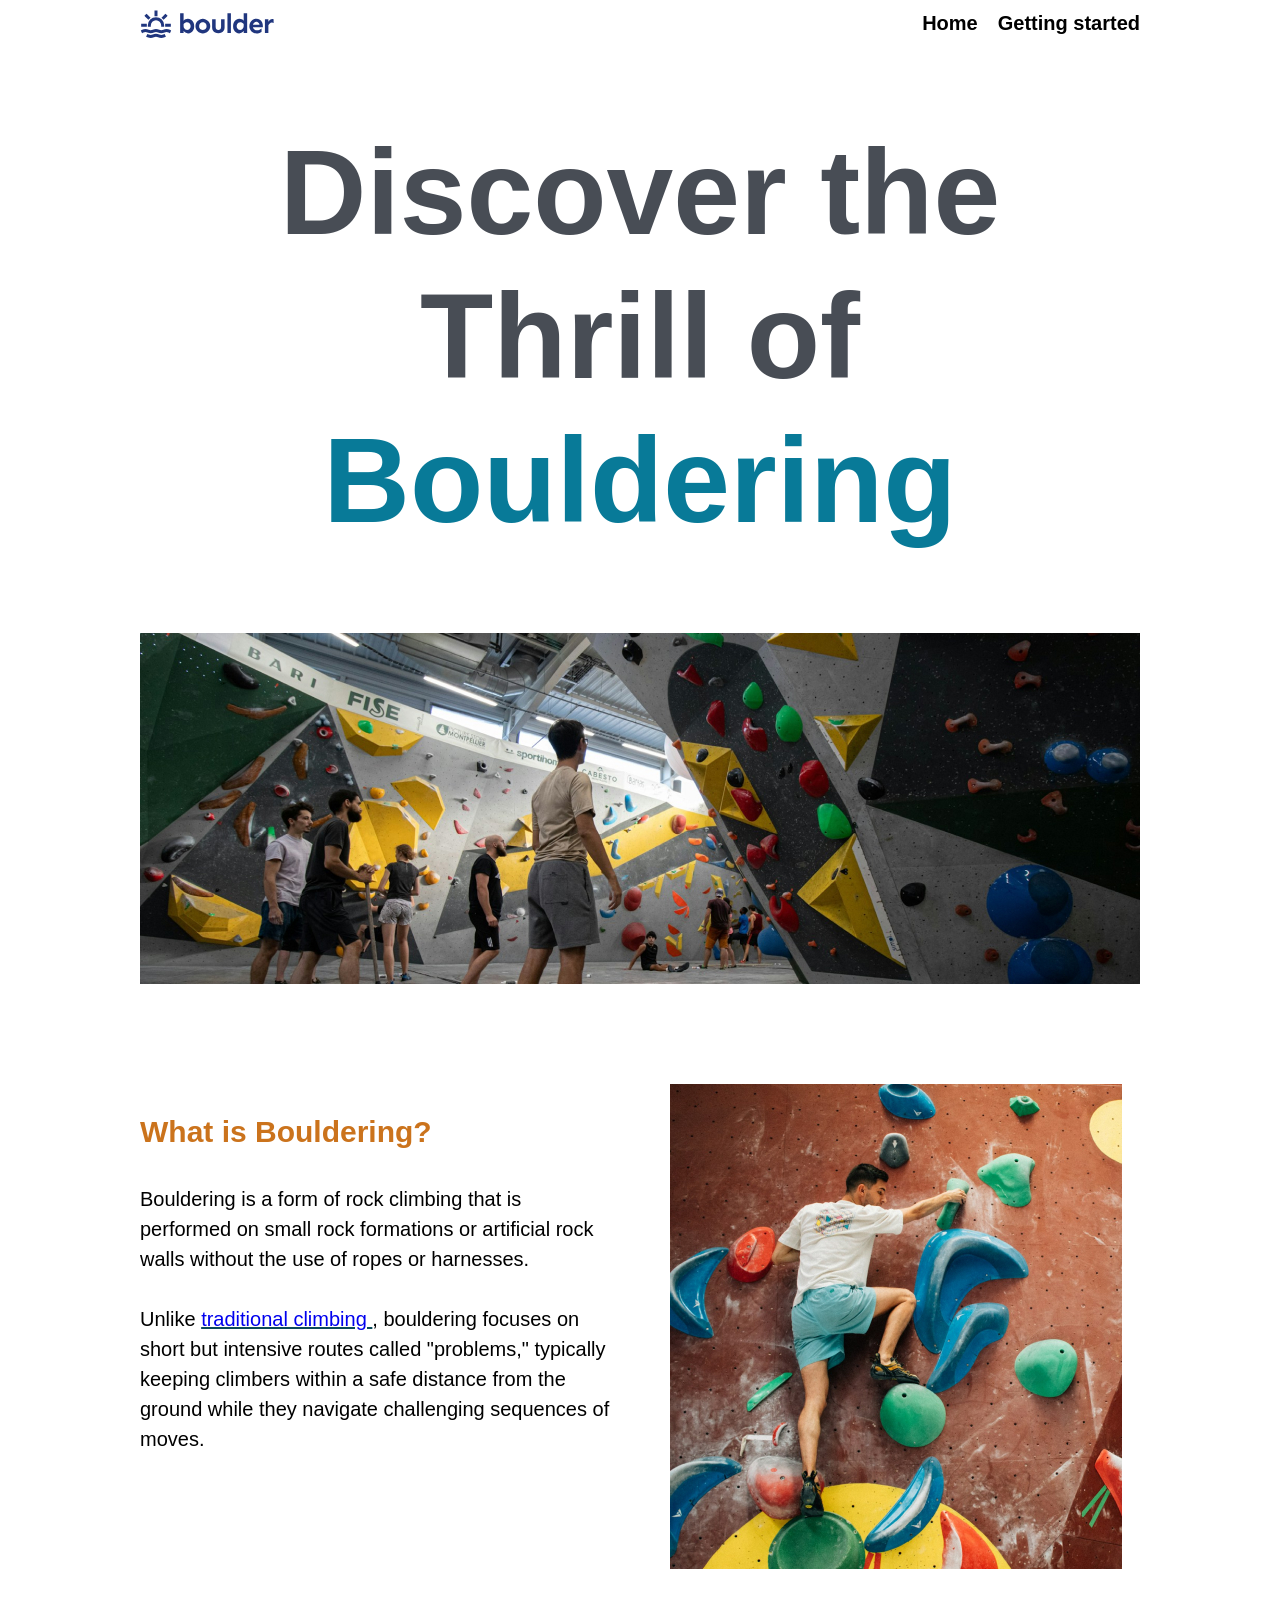
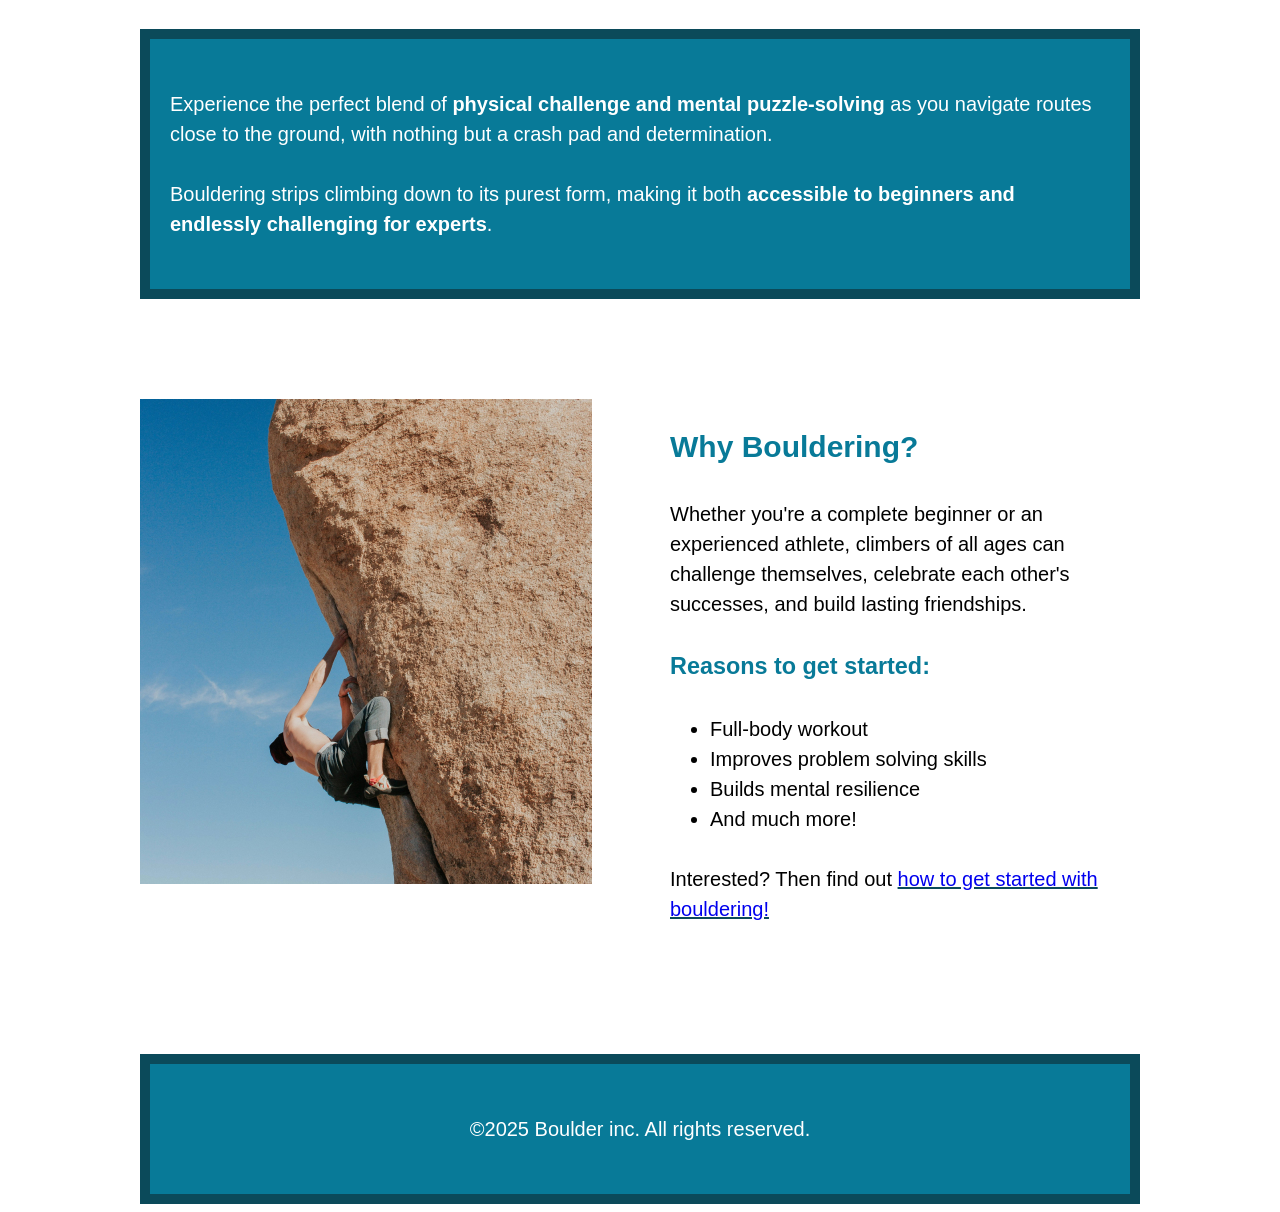
<file: html-css-for-beginners-project-files/version_1/my-attempt/index.html>
<!doctype html>
<html lang="en">
    <head>
        <link href="css/styles.css" rel="stylesheet" />
        <meta charset="UTF-8" />
        <meta name="viewport" content="width=device-width, initial-scale=1.0" />
        <title>Bouldering Project</title>
    </head>
    <body>
        <div class="wrapper">
            <header>
                <img src="../images/logo.svg" alt="Boulder Logo" />

                <nav class="primary-navigation" aria-label="Primary Navigation">
                    <ul>
                        <li><a href="index.html">Home</a></li>
                        <li>
                            <a href="getting-started.html">Getting started</a>
                        </li>
                    </ul>
                </nav>
            </header>

            <main>
                <h1>
                    Discover the Thrill of
                    <span class="teal-text">Bouldering</span>
                </h1>

                <img
                    src="../images/bouldering-gym.jpg"
                    alt="People climbing in a bouldering gym"
                />

                <section>
                    <div class="two-column-layout">
                        <div>
                            <h2>What is Bouldering?</h2>
                            <div>
                                <p class="accent">
                                    Bouldering is a form of rock climbing that
                                    is performed on small rock formations or
                                    artificial rock walls without the use of
                                    ropes or harnesses.
                                </p>
                                <p>
                                    Unlike
                                    <a
                                        href="https://en.wikipedia.org/wiki/Traditional_climbing"
                                        >traditional climbing
                                    </a>
                                    , bouldering focuses on short but intensive
                                    routes called "problems," typically keeping
                                    climbers within a safe distance from the
                                    ground while they navigate challenging
                                    sequences of moves.
                                </p>
                            </div>
                        </div>
                        <img
                            src="../../version_2/images/what-is-bouldering.jpg"
                            alt="A man attemoting a boldering problem at an indoor gym"
                        />
                    </div>
                    <div class="teal-bg">
                        <p>
                            Experience the perfect blend of
                            <strong
                                >physical challenge and mental
                                puzzle-solving</strong
                            >
                            as you navigate routes close to the ground, with
                            nothing but a crash pad and determination.
                        </p>
                        <p>
                            Bouldering strips climbing down to its purest form,
                            making it both
                            <strong
                                >accessible to beginners and endlessly
                                challenging for experts</strong
                            >.
                        </p>
                    </div>
                </section>

                <section>
                    <div class="two-column-layout">
                        <img
                            src="../../version_2/images/why-bouldering.jpg"
                            alt="A person climbing a large boulder outdoors with a blue sky in the backround."
                        />
                        <div>
                            <h2 class="teal-text">Why Bouldering?</h2>
                            <p id="first-paragraph">
                                Whether you're a complete beginner or an
                                experienced athlete, climbers of all ages can
                                challenge themselves, celebrate each other's
                                successes, and build lasting friendships.
                            </p>

                            <h3 class="li-color">Reasons to get started:</h3>
                            <ul>
                                <li>Full-body workout</li>
                                <li>Improves problem solving skills</li>
                                <li>Builds mental resilience</li>
                                <li>And much more!</li>
                            </ul>

                            <p>
                                Interested? Then find out
                                <a
                                    href="getting-started.html"
                                    target="blank"
                                    rel="noopener noreferrer"
                                    >how to get started with bouldering!</a
                                >
                            </p>
                        </div>
                    </div>
                </section>
            </main>

            <footer class="teal-bg">
                <p>&copy;2025 Boulder inc. All rights reserved.</p>
            </footer>
        </div>
    </body>
</html>
</file>
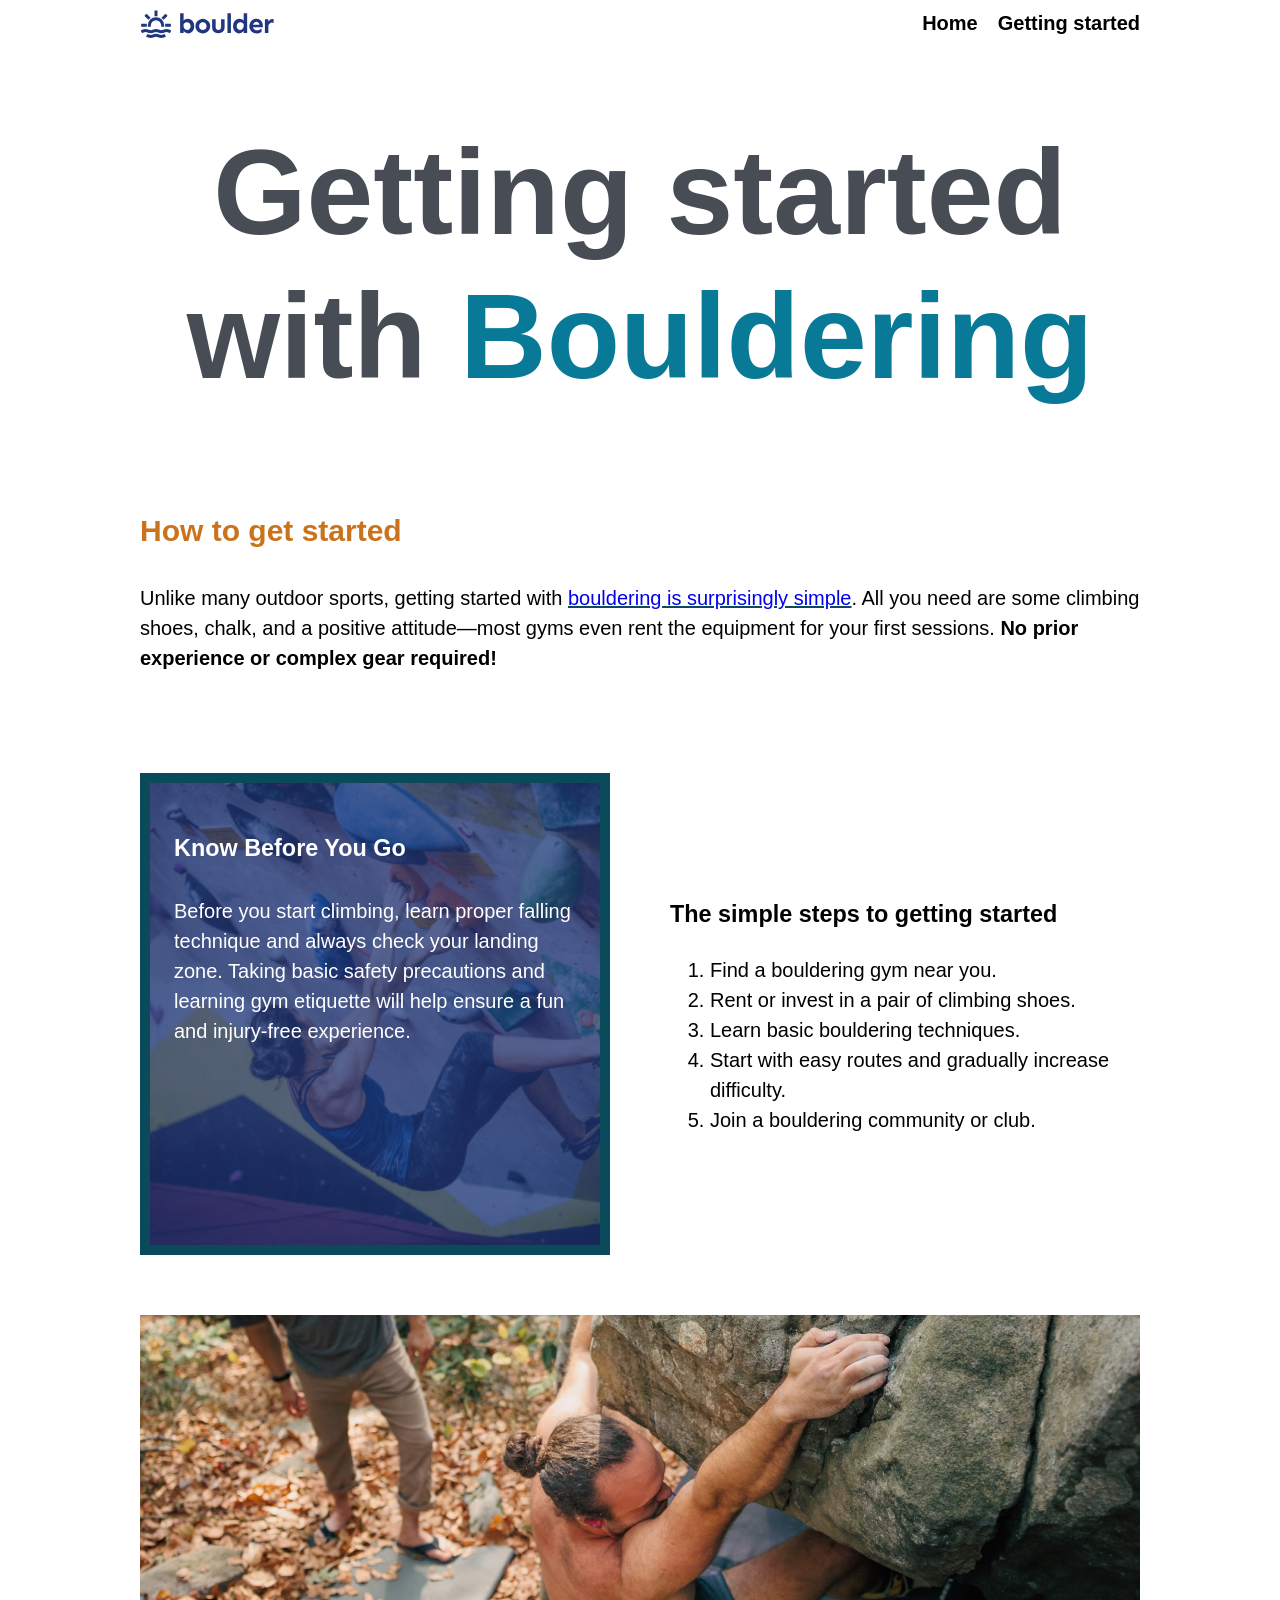
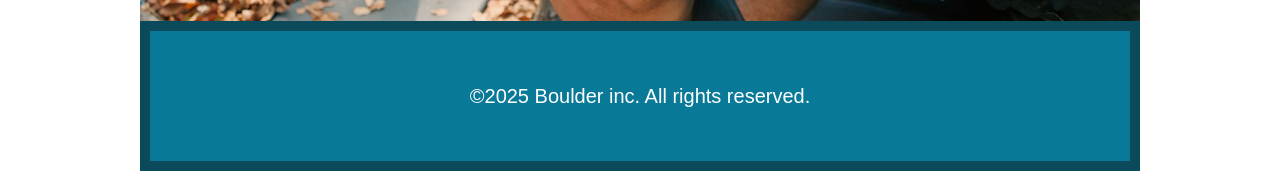
<file: html-css-for-beginners-project-files/version_1/my-attempt/getting-started.html>
<!doctype html>
<html lang="en">
    <head>
        <link href="css/styles.css" rel="stylesheet" />
        <meta charset="UTF-8" />
        <meta name="viewport" content="width=device-width, initial-scale=1.0" />
        <title>Getting Started - Bouldering</title>
    </head>
    <body>
        <div class="wrapper">
            <header>
                <img src="../images/logo.svg" alt="Boulder Logo" />
                <nav class="primary-navigation" aria-label="Primary Navigation">



                    <ul>
                        <li><a href="index.html">Home</a></li>
                        <li>
                            <a href="getting-started.html">Getting started</a>
                        </li>
                    </ul>
                </nav>
            </header>

            <main>
                <h1>
                    Getting started with
                    <span class="teal-text">Bouldering</span>
                </h1>

                <section>
                    <h2>How to get started</h2>
                    <p>
                        Unlike many outdoor sports, getting started with
                        <a href="https://en.wikipedia.org/wiki/Bouldering"
                            >bouldering is surprisingly simple</a
                        >. All you need are some climbing shoes, chalk, and a
                        positive attitude—most gyms even rent the equipment for
                        your first sessions.
                        <strong
                            >No prior experience or complex gear
                            required!</strong
                        >
                    </p>


                </section>
                <div class="two-column-layout">

                        <div class="climber-bg">
                            <h3>Know Before You Go</h3>
                            <p>
                                Before you start climbing, learn proper falling
                                technique and always check your landing zone. Taking
                                basic safety precautions and learning gym etiquette will
                                help ensure a fun and injury-free experience.
                            </p>
                        </div>


                    <section>
                            <div>
                                <h3 class="text-black">
                                    The simple steps to getting started
                                </h3>
                                <ol>
                                    <li>Find a bouldering gym near you.</li>
                                    <li>Rent or invest in a pair of climbing shoes.</li>
                                    <li>Learn basic bouldering techniques.</li>
                                    <li>
                                        Start with easy routes and gradually increase
                                        difficulty.
                                    </li>
                                    <li>Join a bouldering community or club.</li>
                                </ol>
                            </div>
                        </div>
                </section>

                <img
                    src="../images/getting-started-outdoors.jpg"
                    alt="A climber bouldering on a large rock outdoors"
                />
            </main>

            <footer class="teal-bg">
                <p>&copy;2025 Boulder inc. All rights reserved.</p>
            </footer>
        </div>
    </body>
</html>
</file>
<file: html-css-for-beginners-project-files/version_1/my-attempt/css/styles.css>
* {
    box-sizing: border-box;
}

body {
    font-size: 1.25rem;
    font-family: sans-serif, monospace;
    line-height: 1.5;
}

/*
header {
    text-align: center;
}
*/

p {
    margin-block: 30px;
}

ul {
    margin-block: 30px;
}

h1 {
    font-size: 4.5rem;
    color: #484d55;
    text-align: center;
    line-height: 1.2;

    @media (width > 720px) {
        font-size: 7.5rem;
    }
}

h2 {
    color: #cb731c;
}

section {
    margin-block: 100px;
}

header {
    display: flex;
    justify-content: space-between;
    gap: 20px;
    /* border: 5px dotted red; */
}
/*
header img {
    border: 5px solid green;
}

.primary-navigation {
    border: 5px dashed purple;
}
*/

.primary-navigation ul {
    display: flex;
    gap: 20px;
    list-style: none;
    margin: 0;
    padding: 0;
}

.wrapper {
    max-inline-size: 1000px;
    margin-inline: auto;
}

.two-column-layout {
    display: grid;
    gap: 60px;
    margin-block-end: 60px;

    @media (width > 720px) {
        grid-template-columns: 1fr 1fr;
    }
}

/*Media query to control how the website behaves on different screens.
 in this specific case, it's being used so that the two columns only come into play when the screen is larger than a certain size
 you can nest these in ou selectors, the example below is how you'd write it normally.
@media (width > 600px) {
    .two-column-layout {
        grid-template-columns: 1fr 1fr;
    }
}
*/

.li-color {
    color: #087a98;
}

/* These is for changing the color of links to whatever u want */
/*S
a {
    color: #2b930b;
}
*/

a:visited {
    color: mediumaquamarine;
}

a:hover,
a:focus-visible {
    color: #5f9b9f;
}

img {
    display: block;
    max-inline-size: 100%;
}

a:active {
    color: black;
}

.primary-navigation a {
    color: black;
    font-weight: bold;
    text-decoration: none;
}

.primary-navigation a:hover,
.primary-navigation a:focus-visible {
    color: #5f9b9f;
}

a {
    text-decoration-color: #0b4a5a;
}

/*
.accent {
    color: red;
}

#first-paragraph {
    color: green;
    font-size: 1.5rem;
}
*/

footer {
    /*    padding-block: 10px;
    background-color: #22466c;
    color: #ffffff; */
    text-align: center;
    /*    border: 5px solid #6e84cf;*/
}

/* These are classes that can be reused*/
.teal-text {
    color: #087a98;
}

.teal-bg {
    color: #ffffff;
    padding: 20px;
    border: #0b4a5a solid 10px;
    background-color: #087a98;
}

.text-black {
    color: black;
}

.climber-bg {
    color: #ffffff;
    background-image: url("../../../version_2/images/simple-steps.jpg");
    padding: 24px;
    border: #0b4a5a solid 10px;
    background-repeat: no-repeat;
    background-position: center;
    background-size: cover;
}

/*
ul,
ol {
    color: magenta;
    list-style:;
}

li::marker {
    color: maroon;
    content: "🔥";
}
*/
/*
p {
    margin: 50px;
    border: 10px solid mediumturquoise;
    padding: 30px;
    background: black;
    color: antiquewhite;
    inline-size: 200px;
}
*/
</file>
